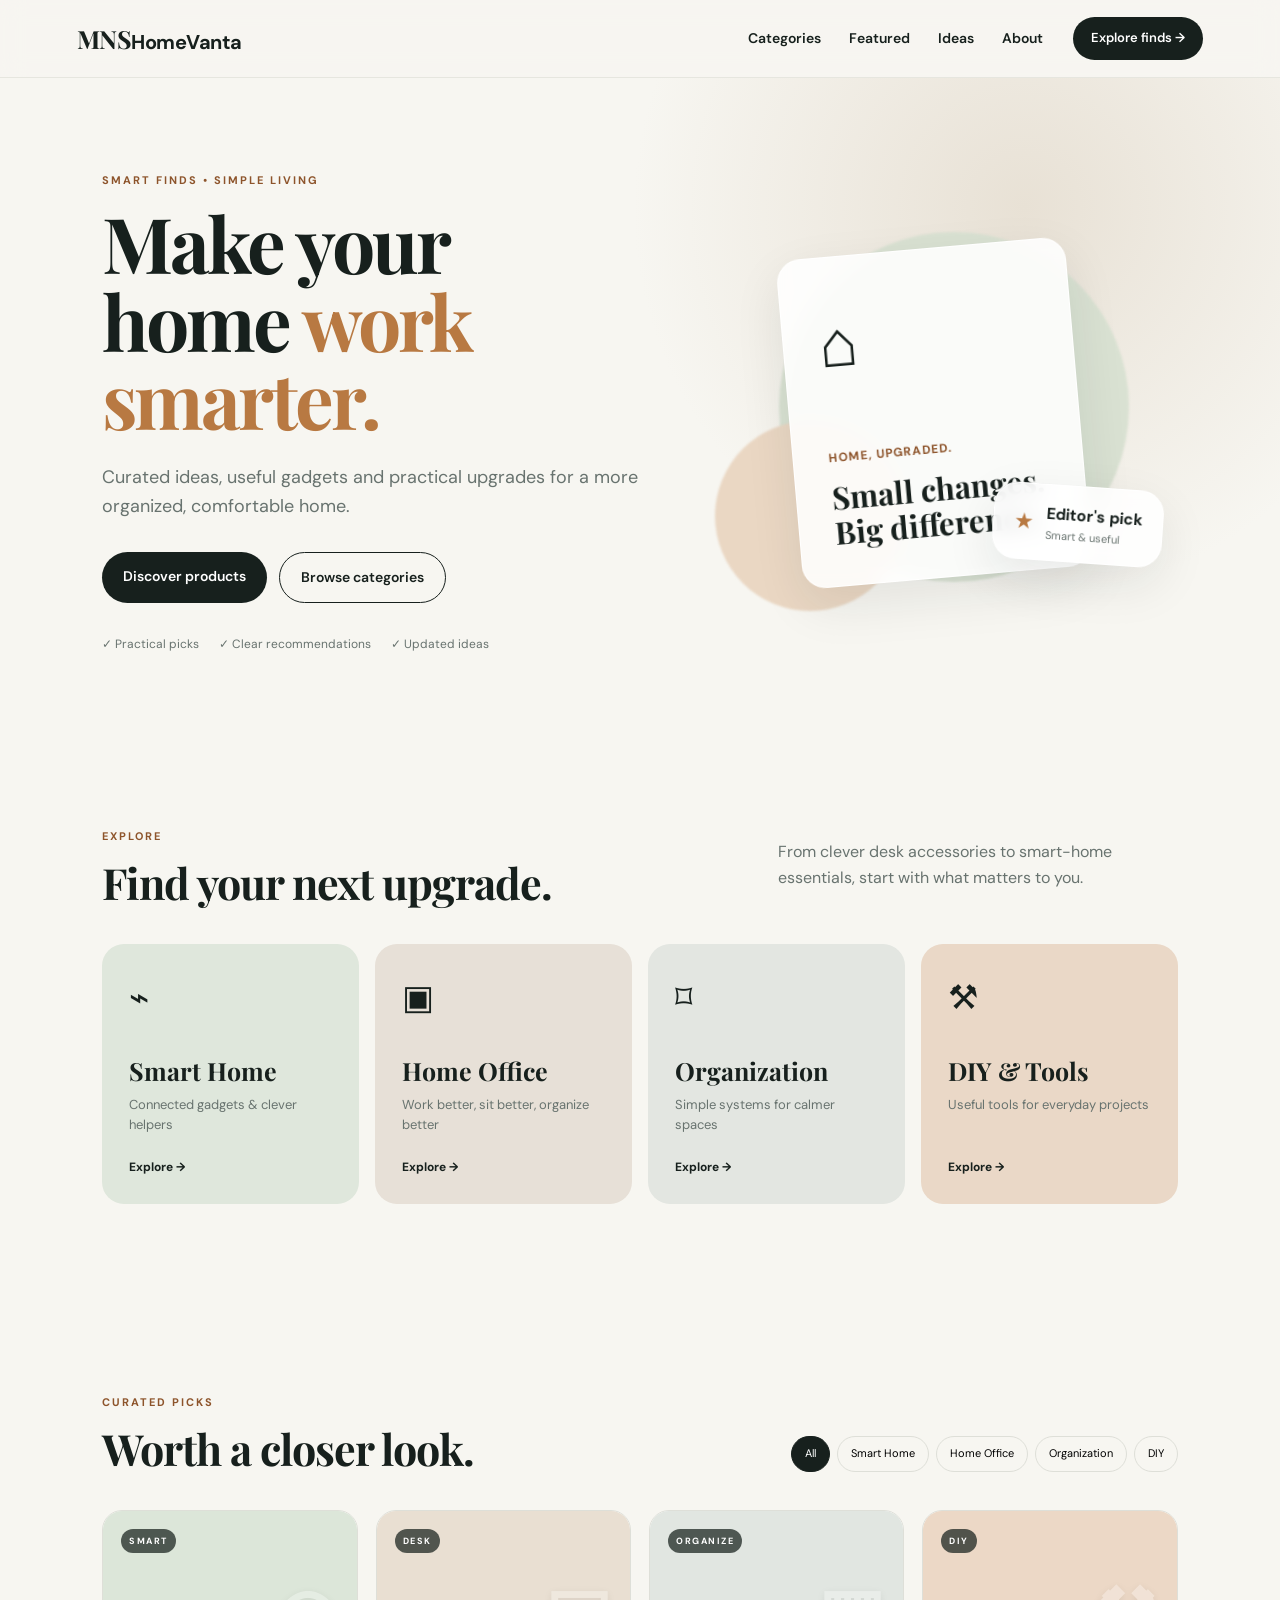
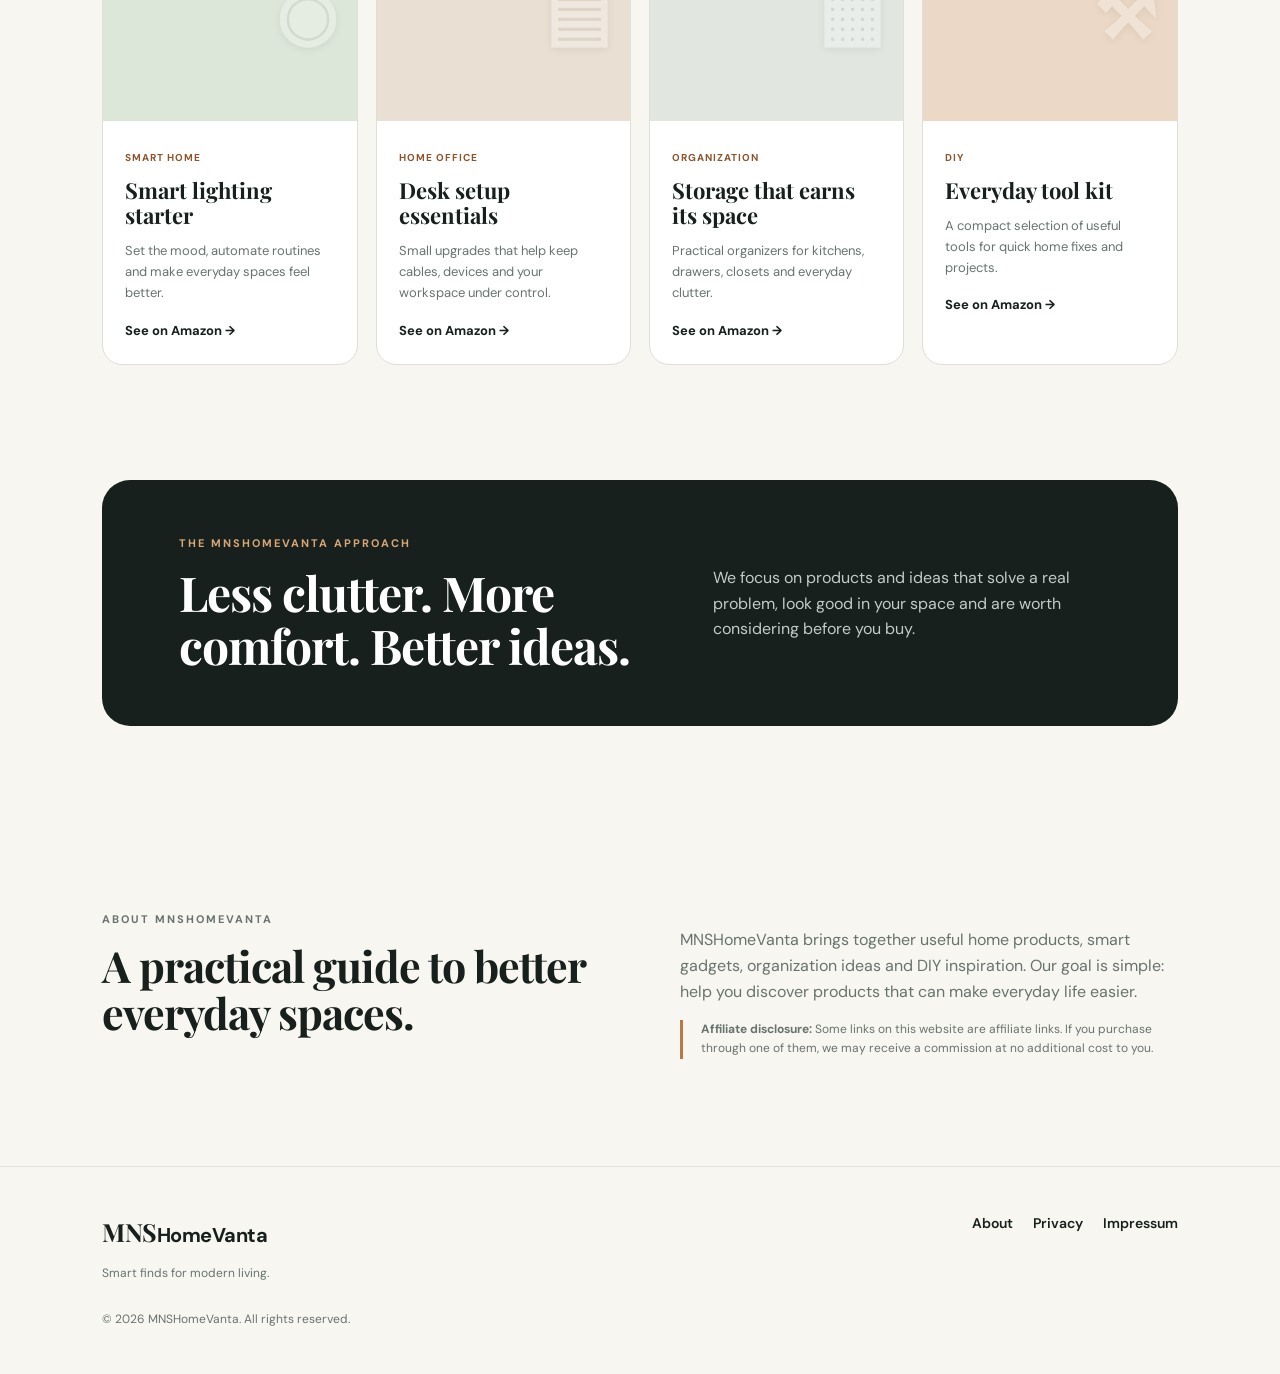
<file: index.html>
<!DOCTYPE html>
<html lang="en">
<head>
  <meta charset="UTF-8">
  <meta name="viewport" content="width=device-width, initial-scale=1.0">
  <meta name="description" content="MNSHomeVanta — smart home, home office, organization and DIY finds worth knowing about.">
  <title>MNSHomeVanta | Smart Finds for Modern Living</title>
  <link rel="preconnect" href="https://fonts.googleapis.com">
  <link rel="preconnect" href="https://fonts.gstatic.com" crossorigin>
  <link href="https://fonts.googleapis.com/css2?family=DM+Sans:wght@400;500;600;700&family=Playfair+Display:wght@600;700&display=swap" rel="stylesheet">
  <link rel="stylesheet" href="styles.css">
</head>
<body>
<header class="site-header">
  <a class="logo" href="#top"><span>MNS</span>HomeVanta</a>
  <button class="menu-toggle" aria-label="Open menu">☰</button>
  <nav class="nav">
    <a href="#categories">Categories</a>
    <a href="#featured">Featured</a>
    <a href="#ideas">Ideas</a>
    <a href="#about">About</a>
  </nav>
  <a class="nav-cta" href="#featured">Explore finds →</a>
</header>

<main id="top">
<section class="hero">
  <div class="hero-copy">
    <p class="eyebrow">SMART FINDS • SIMPLE LIVING</p>
    <h1>Make your home <em>work smarter.</em></h1>
    <p class="hero-text">Curated ideas, useful gadgets and practical upgrades for a more organized, comfortable home.</p>
    <div class="hero-actions">
      <a class="button primary" href="#featured">Discover products</a>
      <a class="button secondary" href="#categories">Browse categories</a>
    </div>
    <div class="trust-row"><span>✓ Practical picks</span><span>✓ Clear recommendations</span><span>✓ Updated ideas</span></div>
  </div>
  <div class="hero-art">
    <div class="orb orb-one"></div><div class="orb orb-two"></div>
    <div class="hero-card main-card"><span class="card-icon">⌂</span><p>Home, upgraded.</p><strong>Small changes.<br>Big difference.</strong></div>
    <div class="hero-card mini-card"><span>★</span><div><strong>Editor's pick</strong><small>Smart & useful</small></div></div>
  </div>
</section>

<section class="section" id="categories">
  <div class="section-head"><div><p class="eyebrow">EXPLORE</p><h2>Find your next upgrade.</h2></div><p>From clever desk accessories to smart-home essentials, start with what matters to you.</p></div>
  <div class="category-grid">
    <a class="category smart" href="#featured" data-filter="Smart Home"><span>⌁</span><h3>Smart Home</h3><p>Connected gadgets & clever helpers</p><b>Explore →</b></a>
    <a class="category office" href="#featured" data-filter="Home Office"><span>▣</span><h3>Home Office</h3><p>Work better, sit better, organize better</p><b>Explore →</b></a>
    <a class="category organization" href="#featured" data-filter="Organization"><span>⌑</span><h3>Organization</h3><p>Simple systems for calmer spaces</p><b>Explore →</b></a>
    <a class="category diy" href="#featured" data-filter="DIY"><span>⚒</span><h3>DIY & Tools</h3><p>Useful tools for everyday projects</p><b>Explore →</b></a>
  </div>
</section>

<section class="section featured" id="featured">
  <div class="section-head"><div><p class="eyebrow">CURATED PICKS</p><h2>Worth a closer look.</h2></div><div class="filters"><button class="filter active" data-filter="All">All</button><button class="filter" data-filter="Smart Home">Smart Home</button><button class="filter" data-filter="Home Office">Home Office</button><button class="filter" data-filter="Organization">Organization</button><button class="filter" data-filter="DIY">DIY</button></div></div>
  <div class="product-grid" id="productGrid">
    <article class="product" data-category="Smart Home"><div class="product-image image-smart"><span>SMART</span><div class="product-symbol">◉</div></div><div class="product-info"><span class="tag">Smart Home</span><h3>Smart lighting starter</h3><p>Set the mood, automate routines and make everyday spaces feel better.</p><a href="YOUR_AMAZON_AFFILIATE_LINK_1" target="_blank" rel="sponsored nofollow noopener" class="product-link">See on Amazon →</a></div></article>
    <article class="product" data-category="Home Office"><div class="product-image image-office"><span>DESK</span><div class="product-symbol">▤</div></div><div class="product-info"><span class="tag">Home Office</span><h3>Desk setup essentials</h3><p>Small upgrades that help keep cables, devices and your workspace under control.</p><a href="YOUR_AMAZON_AFFILIATE_LINK_2" target="_blank" rel="sponsored nofollow noopener" class="product-link">See on Amazon →</a></div></article>
    <article class="product" data-category="Organization"><div class="product-image image-org"><span>ORGANIZE</span><div class="product-symbol">▦</div></div><div class="product-info"><span class="tag">Organization</span><h3>Storage that earns its space</h3><p>Practical organizers for kitchens, drawers, closets and everyday clutter.</p><a href="YOUR_AMAZON_AFFILIATE_LINK_3" target="_blank" rel="sponsored nofollow noopener" class="product-link">See on Amazon →</a></div></article>
    <article class="product" data-category="DIY"><div class="product-image image-diy"><span>DIY</span><div class="product-symbol">⚒</div></div><div class="product-info"><span class="tag">DIY</span><h3>Everyday tool kit</h3><p>A compact selection of useful tools for quick home fixes and projects.</p><a href="YOUR_AMAZON_AFFILIATE_LINK_4" target="_blank" rel="sponsored nofollow noopener" class="product-link">See on Amazon →</a></div></article>
  </div>
</section>

<section class="idea-banner" id="ideas">
  <div><p class="eyebrow">THE MNSHOMEVANTA APPROACH</p><h2>Less clutter. More comfort. Better ideas.</h2></div>
  <p>We focus on products and ideas that solve a real problem, look good in your space and are worth considering before you buy.</p>
</section>

<section class="section about" id="about">
  <div><p class="eyebrow">ABOUT MNSHOMEVANTA</p><h2>A practical guide to better everyday spaces.</h2></div>
  <div><p>MNSHomeVanta brings together useful home products, smart gadgets, organization ideas and DIY inspiration. Our goal is simple: help you discover products that can make everyday life easier.</p><p class="disclosure"><strong>Affiliate disclosure:</strong> Some links on this website are affiliate links. If you purchase through one of them, we may receive a commission at no additional cost to you.</p></div>
</section>
</main>

<footer class="footer">
  <div><a class="logo" href="#top"><span>MNS</span>HomeVanta</a><p>Smart finds for modern living.</p></div>
  <div class="footer-links"><a href="#about">About</a><a href="privacy.html">Privacy</a><a href="impressum.html">Impressum</a></div>
  <p class="copyright">© 2026 MNSHomeVanta. All rights reserved.</p>
</footer>
<script src="script.js"></script>
</body>
</html>
</file>
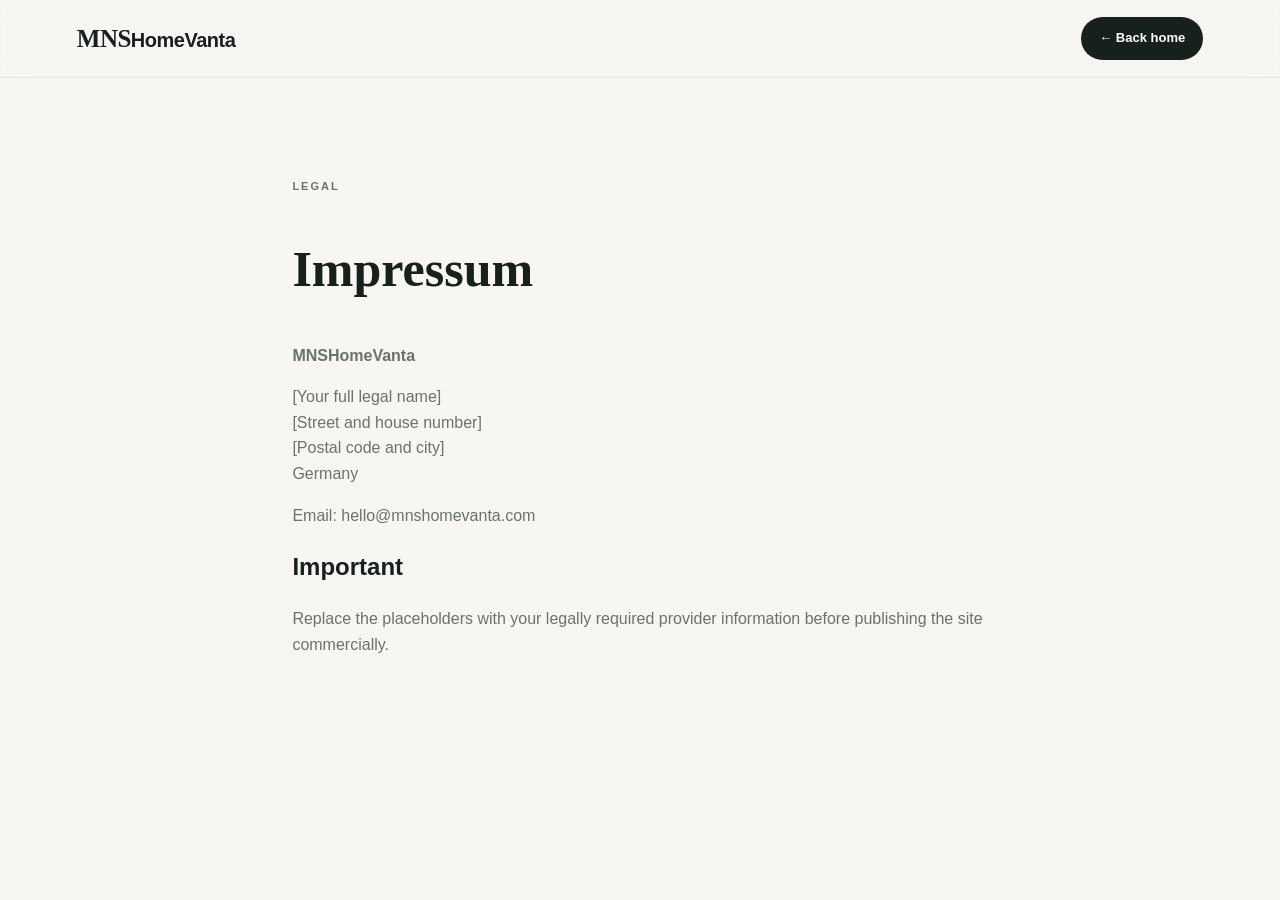
<file: impressum.html>
<!DOCTYPE html><html lang="en"><head><meta charset="UTF-8"><meta name="viewport" content="width=device-width,initial-scale=1.0"><title>Impressum | MNSHomeVanta</title><link rel="stylesheet" href="styles.css"></head><body><header class="site-header"><a class="logo" href="index.html"><span>MNS</span>HomeVanta</a><a class="nav-cta" href="index.html">← Back home</a></header><main class="legal"><p class="eyebrow">LEGAL</p><h1>Impressum</h1><p><strong>MNSHomeVanta</strong></p><p>[Your full legal name]<br>[Street and house number]<br>[Postal code and city]<br>Germany</p><p>Email: hello@mnshomevanta.com</p><h2>Important</h2><p>Replace the placeholders with your legally required provider information before publishing the site commercially.</p></main></body></html>
</file>
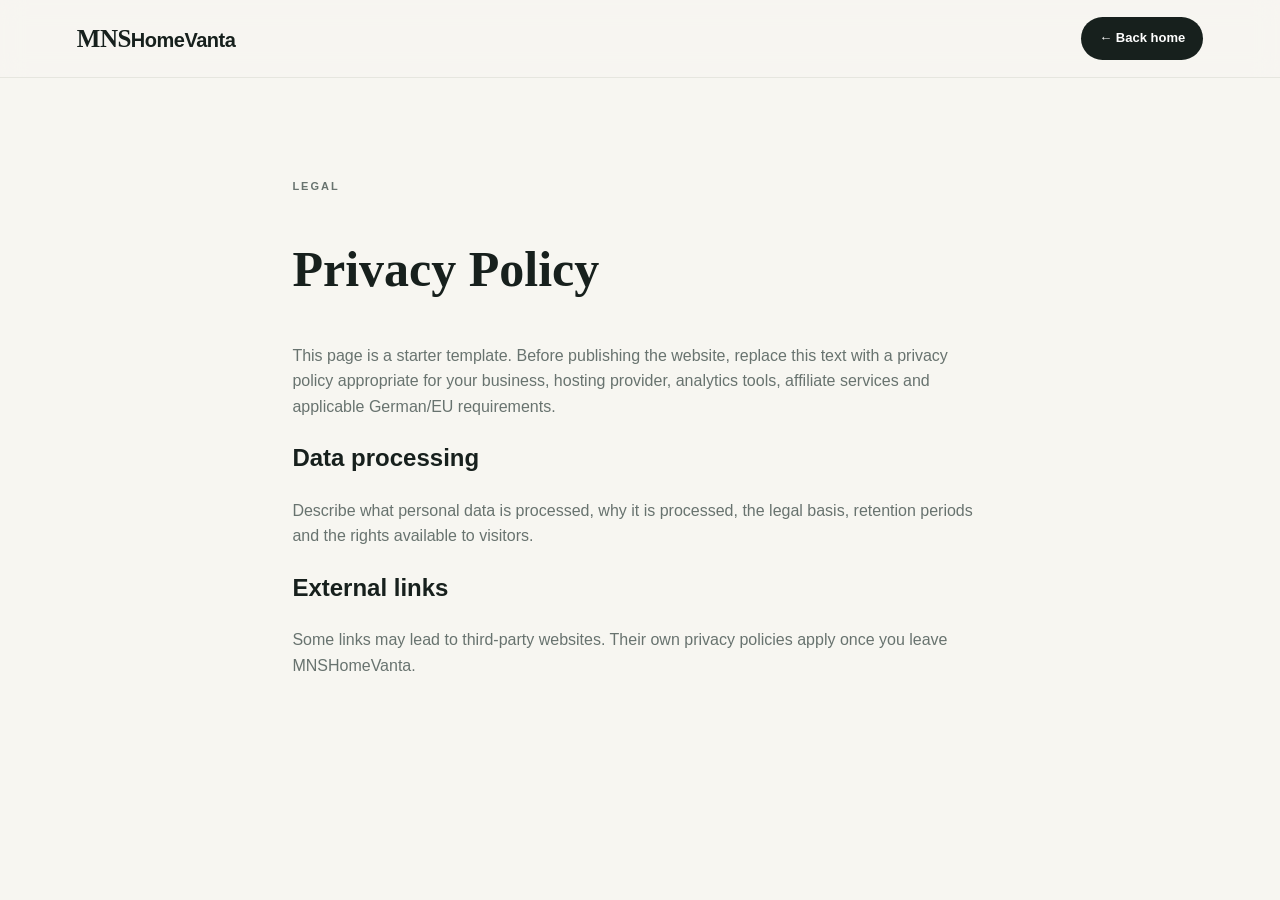
<file: privacy.html>
<!DOCTYPE html><html lang="en"><head><meta charset="UTF-8"><meta name="viewport" content="width=device-width,initial-scale=1.0"><title>Privacy | MNSHomeVanta</title><link rel="stylesheet" href="styles.css"></head><body><header class="site-header"><a class="logo" href="index.html"><span>MNS</span>HomeVanta</a><a class="nav-cta" href="index.html">← Back home</a></header><main class="legal"><p class="eyebrow">LEGAL</p><h1>Privacy Policy</h1><p>This page is a starter template. Before publishing the website, replace this text with a privacy policy appropriate for your business, hosting provider, analytics tools, affiliate services and applicable German/EU requirements.</p><h2>Data processing</h2><p>Describe what personal data is processed, why it is processed, the legal basis, retention periods and the rights available to visitors.</p><h2>External links</h2><p>Some links may lead to third-party websites. Their own privacy policies apply once you leave MNSHomeVanta.</p></main></body></html>
</file>
<file: styles.css>
:root{--ink:#17201d;--muted:#68736f;--paper:#f7f6f1;--card:#fff;--accent:#b87942;--accent-dark:#8d542b;--sage:#dfe7dc;--line:#dedfd8;--shadow:0 18px 50px rgba(23,32,29,.09)}*{box-sizing:border-box}html{scroll-behavior:smooth}body{margin:0;background:var(--paper);color:var(--ink);font-family:"DM Sans",sans-serif;line-height:1.6}.site-header{height:78px;padding:0 6%;display:flex;align-items:center;gap:30px;background:rgba(247,246,241,.9);backdrop-filter:blur(12px);position:sticky;top:0;z-index:20;border-bottom:1px solid rgba(222,223,216,.7)}.logo{font-weight:700;font-size:20px;letter-spacing:-.5px;color:var(--ink);text-decoration:none;margin-right:auto}.logo span{font-family:"Playfair Display";font-size:25px}.nav{display:flex;gap:28px}.nav a,.footer-links a{color:var(--ink);text-decoration:none;font-size:14px;font-weight:600}.nav a:hover,.footer-links a:hover{color:var(--accent-dark)}.nav-cta{background:var(--ink);color:white;text-decoration:none;padding:11px 18px;border-radius:30px;font-size:13px;font-weight:600}.menu-toggle{display:none;border:0;background:none;font-size:24px}.hero{min-height:650px;padding:90px 8% 70px;display:grid;grid-template-columns:1.05fr .95fr;gap:50px;align-items:center;background:radial-gradient(circle at 80% 20%,#e8e1d5 0,transparent 34%),var(--paper)}.eyebrow{font-size:11px;font-weight:700;letter-spacing:2px;color:var(--accent-dark);margin:0 0 13px}.hero h1{font-family:"Playfair Display";font-size:clamp(50px,6vw,82px);line-height:1.02;letter-spacing:-3px;margin:0 0 25px;max-width:720px}.hero h1 em{font-style:normal;color:var(--accent)}.hero-text{font-size:18px;color:var(--muted);max-width:570px}.hero-actions{display:flex;gap:12px;margin:32px 0}.button{padding:13px 21px;border-radius:28px;text-decoration:none;font-weight:600;font-size:14px}.primary{background:var(--ink);color:#fff}.secondary{border:1px solid var(--ink);color:var(--ink)}.trust-row{display:flex;gap:20px;flex-wrap:wrap;font-size:12px;color:var(--muted)}.hero-art{min-height:430px;position:relative;display:grid;place-items:center}.orb{position:absolute;border-radius:50%;filter:blur(1px)}.orb-one{width:350px;height:350px;background:#d9e1d2;right:10%;top:8%}.orb-two{width:190px;height:190px;background:#ead7c3;left:5%;bottom:4%}.hero-card{position:relative;background:rgba(255,255,255,.86);box-shadow:var(--shadow);border:1px solid rgba(255,255,255,.9);backdrop-filter:blur(10px);border-radius:24px}.main-card{width:290px;height:330px;padding:35px;display:flex;flex-direction:column;justify-content:flex-end;transform:rotate(-5deg)}.card-icon{font-size:65px;margin-bottom:auto}.main-card p{color:var(--accent-dark);font-size:12px;font-weight:700;text-transform:uppercase;letter-spacing:1px}.main-card strong{font-family:"Playfair Display";font-size:31px;line-height:1.15}.mini-card{position:absolute;right:3%;bottom:15%;padding:16px 20px;display:flex;gap:12px;align-items:center;transform:rotate(4deg)}.mini-card>span{font-size:22px;color:var(--accent)}.mini-card small{display:block;color:var(--muted);font-size:11px}.section{padding:95px 8%;max-width:1500px;margin:auto}.section-head{display:flex;justify-content:space-between;gap:30px;align-items:end;margin-bottom:38px}.section-head h2,.about h2,.idea-banner h2{font-family:"Playfair Display";font-size:43px;line-height:1.1;margin:0;letter-spacing:-1px}.section-head>p{max-width:400px;color:var(--muted)}.category-grid{display:grid;grid-template-columns:repeat(4,1fr);gap:16px}.category{min-height:260px;border-radius:22px;padding:27px;color:var(--ink);text-decoration:none;display:flex;flex-direction:column;transition:.25s;overflow:hidden}.category:hover{transform:translateY(-6px);box-shadow:var(--shadow)}.category span{font-size:34px}.category h3{font-family:"Playfair Display";font-size:25px;margin:25px 0 4px}.category p{color:var(--muted);font-size:13px;margin:0}.category b{margin-top:auto;font-size:12px}.smart{background:#dfe7dc}.office{background:#e7e0d7}.organization{background:#e3e6e1}.diy{background:#ead8c7}.filters{display:flex;gap:7px;flex-wrap:wrap;justify-content:flex-end}.filter{border:1px solid var(--line);background:transparent;padding:8px 13px;border-radius:20px;font:inherit;font-size:11px;cursor:pointer}.filter.active,.filter:hover{background:var(--ink);color:white;border-color:var(--ink)}.product-grid{display:grid;grid-template-columns:repeat(4,1fr);gap:18px}.product{background:var(--card);border:1px solid var(--line);border-radius:20px;overflow:hidden;transition:.25s}.product:hover{transform:translateY(-5px);box-shadow:var(--shadow)}.product.hidden{display:none}.product-image{height:210px;position:relative;display:flex;align-items:flex-start;justify-content:space-between;padding:18px;overflow:hidden;color:#fff;font-size:9px;font-weight:700;letter-spacing:1.5px;background:#e5e5e5}.product-image img{position:absolute;inset:0;width:100%;height:100%;object-fit:cover;display:block}.product-image>span,.product-image .product-symbol{position:relative;z-index:2}.product-image>span{background:rgba(23,32,29,.72);padding:5px 8px;border-radius:12px}.product-symbol{font-size:52px;opacity:.45;align-self:center;text-shadow:0 2px 8px rgba(0,0,0,.25)}.image-smart{background:#dce6d9}.image-office{background:#e9dfd2}.image-org{background:#e1e6e1}.image-diy{background:#ecd8c6}.product-symbol{font-size:70px;opacity:.28;align-self:center}.product-info{padding:22px}.tag{font-size:10px;text-transform:uppercase;letter-spacing:1px;color:var(--accent-dark);font-weight:700}.product h3{font-family:"Playfair Display";font-size:22px;line-height:1.15;margin:9px 0}.product p{color:var(--muted);font-size:13px;min-height:62px}.product-link{color:var(--ink);font-weight:700;font-size:13px;text-decoration:none}.product-link:hover{color:var(--accent-dark)}.idea-banner{margin:20px 8% 90px;padding:55px 6%;border-radius:28px;background:var(--ink);color:white;display:grid;grid-template-columns:1fr .8fr;gap:50px;align-items:center}.idea-banner .eyebrow{color:#d9a676}.idea-banner h2{font-size:48px}.idea-banner p:last-child{color:#c4cbc7}.about{display:grid;grid-template-columns:1fr 1fr;gap:80px}.about p{color:var(--muted)}.disclosure{border-left:3px solid var(--accent);padding-left:18px;font-size:12px}.footer{padding:45px 8%;border-top:1px solid var(--line);display:grid;grid-template-columns:1fr auto;gap:15px}.footer p{color:var(--muted);font-size:12px}.footer-links{display:flex;gap:20px}.copyright{grid-column:1/-1;margin:0}.legal{max-width:900px;margin:auto;padding:100px 8%}.legal h1{font-family:"Playfair Display";font-size:50px}.legal p{color:var(--muted)}@media(max-width:900px){.nav,.nav-cta{display:none}.menu-toggle{display:block}.site-header{justify-content:space-between}.hero{grid-template-columns:1fr;padding-top:55px}.hero-art{min-height:350px}.category-grid,.product-grid{grid-template-columns:repeat(2,1fr)}.idea-banner,.about{grid-template-columns:1fr}.section-head{display:block}.filters{justify-content:flex-start;margin-top:20px}}@media(max-width:560px){.hero h1{font-size:49px}.category-grid,.product-grid{grid-template-columns:1fr}.hero{padding-left:6%;padding-right:6%}.section{padding-left:6%;padding-right:6%}.idea-banner{margin-left:6%;margin-right:6%}.footer{padding-left:6%;padding-right:6%;grid-template-columns:1fr}.footer-links{flex-wrap:wrap}.main-card{width:250px;height:290px}.mini-card{right:0}}
</file>
